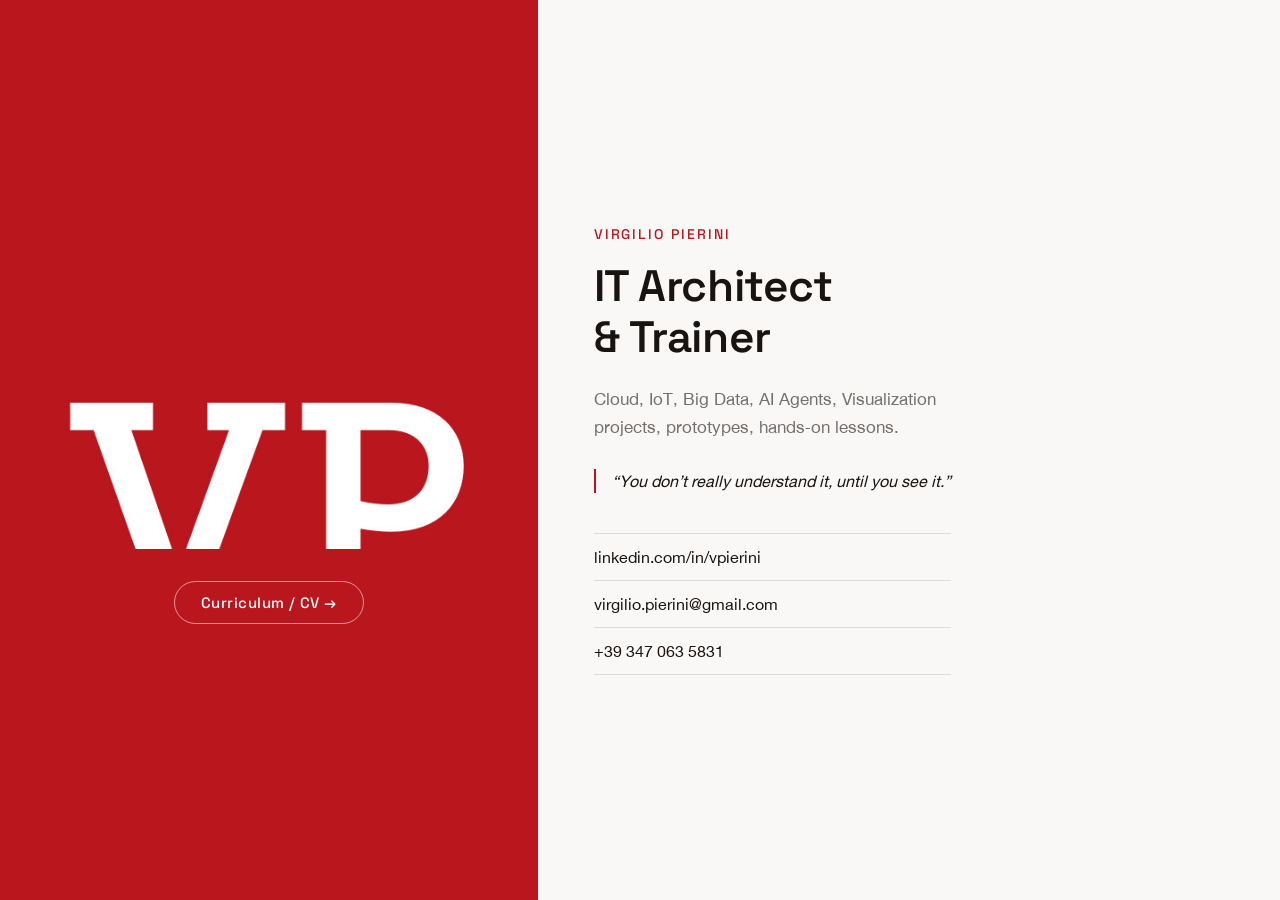
<file: index.html>
<!DOCTYPE html>
<html lang="en">
<head>
    <meta charset="utf-8" />
    <meta name="viewport" content="width=device-width, initial-scale=1" />

    <title>Virgilio Pierini</title>
    <meta name="title" content="Virgilio Pierini — IT Architect &amp; Trainer" />
    <meta name="description" content="Virgilio Pierini, architetto informatico e docente freelance. Contatti e curriculum." />

    <link rel="preconnect" href="https://fonts.googleapis.com">
    <link rel="preconnect" href="https://fonts.gstatic.com" crossorigin>
    <link href="https://fonts.googleapis.com/css2?family=Space+Grotesk:wght@400;500;600;700&display=swap" rel="stylesheet">

    <link rel="stylesheet" href="virgiliopierini.css" />
</head>
<body>

    <div class="vp-panel vp-panel-photo">
        <img class="vp-photo" src="virgiliopierini.jpg" alt="VP — Virgilio Pierini" />
        <a class="vp-cv" href="CV%20Virgilio%20Pierini.pdf" target="_blank" rel="noopener">
            Curriculum&nbsp;/&nbsp;CV <span aria-hidden="true">&rarr;</span>
        </a>
    </div>

    <div class="vp-panel vp-panel-content">
        <div class="vp-content-inner">
            <p class="vp-eyebrow">Virgilio Pierini</p>
            <h1 class="vp-title">IT Architect<br/>&amp; Trainer</h1>
            <p class="vp-intro">
                Cloud, IoT, Big Data, AI Agents, Visualization<br/>
                projects, prototypes, hands‑on lessons.
            </p>

            <p class="vp-motto">&ldquo;You don&rsquo;t really understand it, until you see it.&rdquo;</p>

            <ul class="vp-contacts">
                <li><a href="https://www.linkedin.com/in/vpierini/" target="_blank" rel="noopener">linkedin.com/in/vpierini</a></li>
                <li><a href="mailto:virgilio.pierini@gmail.com">virgilio.pierini@gmail.com</a></li>
                <li><a href="tel:+393470635831">+39 347 063 5831</a></li>
            </ul>
        </div>
    </div>

</body>
</html>
</file>
<file: virgiliopierini.css>
@font-face{
	font-family:'Helvetica-Neue';
	src:url("fonts/helvetica-neue.woff2") format("woff2"),url("fonts/helvetica-neue.woff") format("woff");
	font-weight:400}

:root{
	--vp-red: #ba161d;
	--vp-ink: #171412;
	--vp-paper: #faf8f6;
	--vp-muted: rgba(23,20,18,0.6);
}

*{
	margin: 0;
	padding: 0;
	box-sizing: border-box;
}

html, body{
	height: 100%;
}

body{
	font-family: "Helvetica-Neue", Helvetica, Arial, sans-serif;
	background: var(--vp-paper);
	color: var(--vp-ink);
	min-height: 100vh;
	display: flex;
	flex-direction: row;
}

a{
	color: inherit;
	text-decoration: none;
}

/* ---- left panel: photo + cv ---- */

.vp-panel-photo{
	position: relative;
	flex: 0 0 42%;
	min-height: 100vh;
	background: var(--vp-red);
	display: flex;
	flex-direction: column;
	justify-content: center;
	align-items: center;
	padding: 48px 40px;
}

.vp-photo{
	display: block;
	width: 100%;
	max-width: 420px;
	height: auto;
}

.vp-cv{
	margin-top: 32px;
	font-family: "Space Grotesk", "Helvetica-Neue", sans-serif;
	font-weight: 500;
	font-size: 15px;
	letter-spacing: 0.03em;
	color: #fff;
	border: 1px solid rgba(255,255,255,0.55);
	border-radius: 999px;
	padding: 11px 26px;
	transition: background 0.2s ease, color 0.2s ease, border-color 0.2s ease;
}

.vp-cv:hover{
	background: #fff;
	color: var(--vp-red);
	border-color: #fff;
}

.vp-cv span{
	display: inline-block;
	transition: transform 0.2s ease;
}

.vp-cv:hover span{
	transform: translateX(3px);
}

/* ---- right panel: identity + contacts ---- */

.vp-panel-content{
	flex: 1;
	display: flex;
	align-items: center;
	padding: 64px 56px;
}

.vp-content-inner{
	max-width: 520px;
}

.vp-eyebrow{
	font-family: "Space Grotesk", "Helvetica-Neue", sans-serif;
	font-weight: 500;
	font-size: 14px;
	letter-spacing: 0.14em;
	text-transform: uppercase;
	color: var(--vp-red);
	margin-bottom: 18px;
}

.vp-title{
	font-family: "Space Grotesk", "Helvetica-Neue", sans-serif;
	font-weight: 600;
	font-size: 44px;
	line-height: 1.15;
	letter-spacing: -0.01em;
	margin-bottom: 24px;
}

.vp-intro{
	font-size: 17px;
	line-height: 1.6;
	color: var(--vp-muted);
	max-width: 440px;
	margin-bottom: 28px;
}

.vp-motto{
	font-style: italic;
	font-size: 16px;
	line-height: 1.5;
	color: var(--vp-ink);
	max-width: 400px;
	padding-left: 16px;
	border-left: 2px solid var(--vp-red);
	margin-bottom: 40px;
}

.vp-contacts{
	list-style: none;
	border-top: 1px solid rgba(23,20,18,0.12);
}

.vp-contacts li{
	border-bottom: 1px solid rgba(23,20,18,0.12);
}

.vp-contacts a{
	display: block;
	padding: 14px 0;
	font-size: 16px;
	font-weight: 400;
	transition: color 0.2s ease;
}

.vp-contacts a:hover{
	color: var(--vp-red);
}

/* ---- responsive ---- */

@media (max-width: 860px){
	body{
		flex-direction: column;
	}

	.vp-panel-photo{
		flex: none;
		min-height: auto;
		width: 100%;
		padding: 40px 32px;
	}

	.vp-photo{
		max-width: 280px;
	}

	.vp-panel-content{
		padding: 48px 32px 64px;
	}

	.vp-title{
		font-size: 34px;
	}
}
</file>
